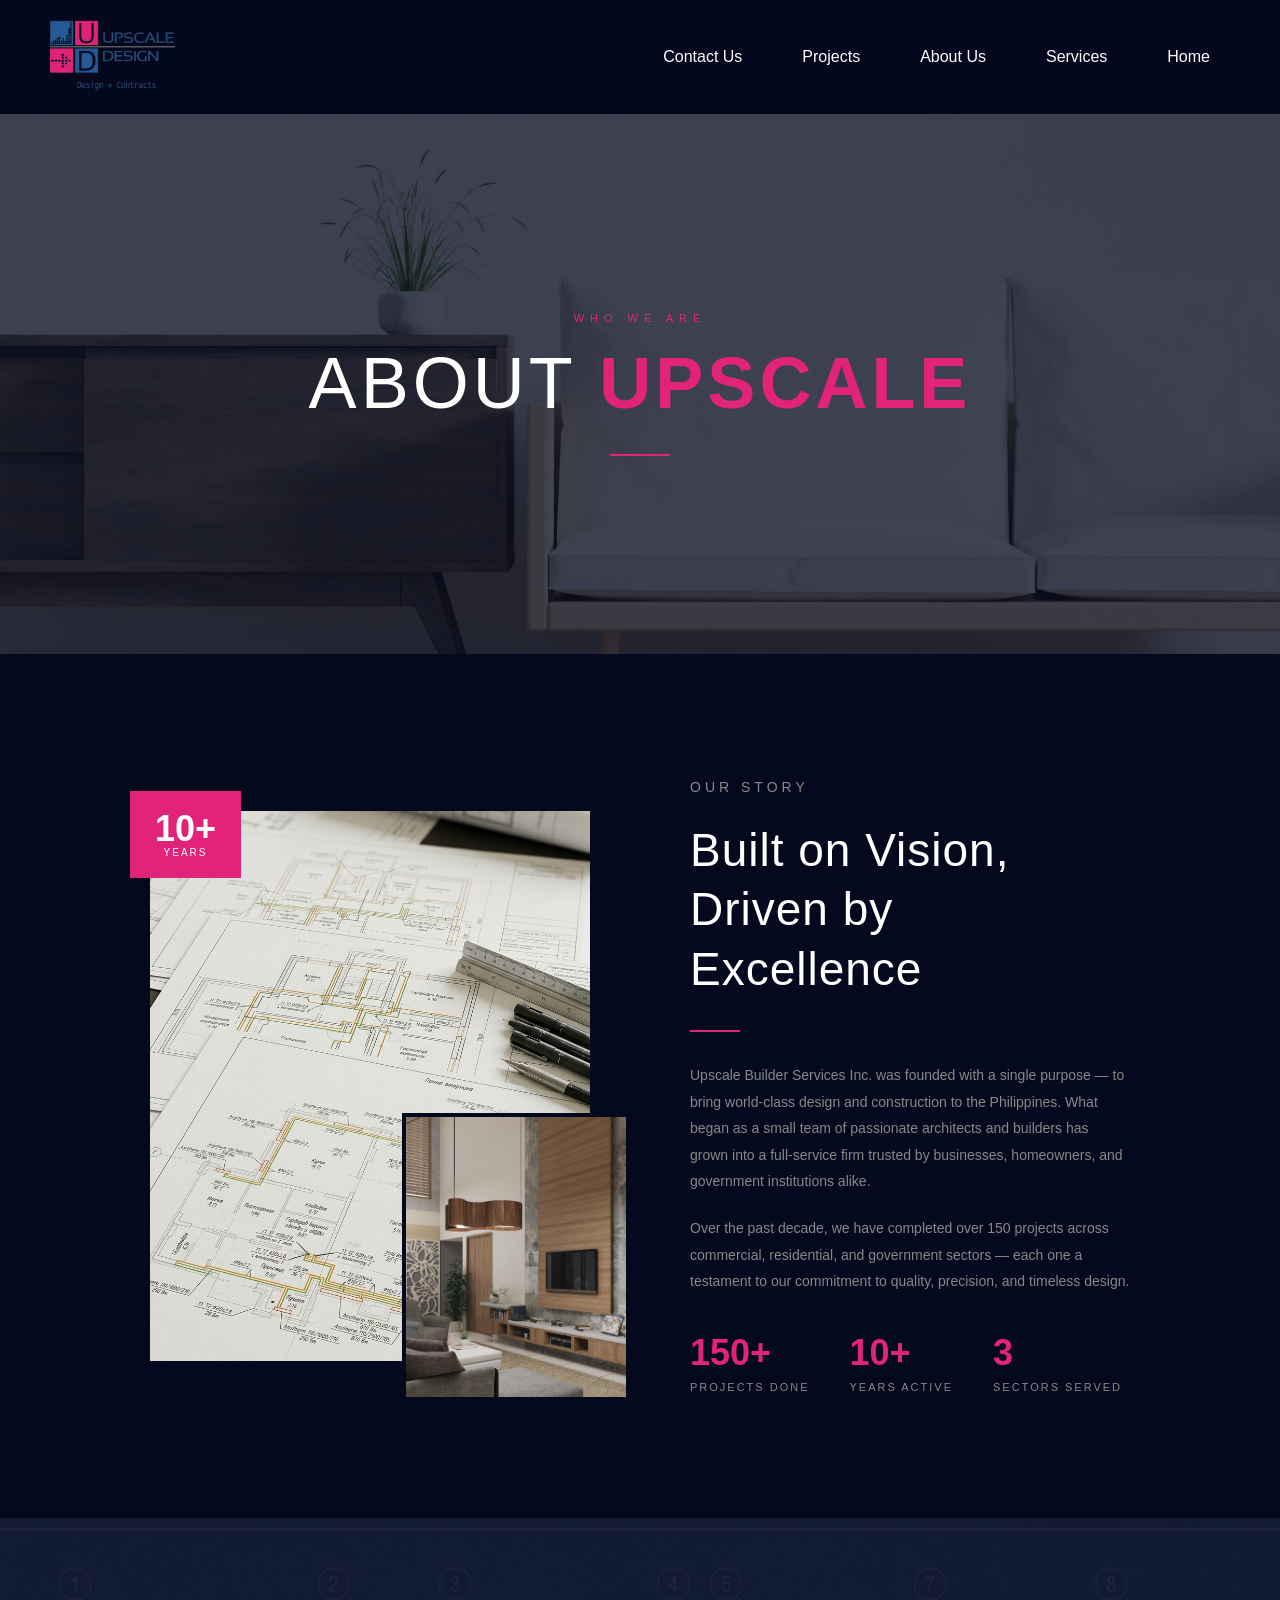
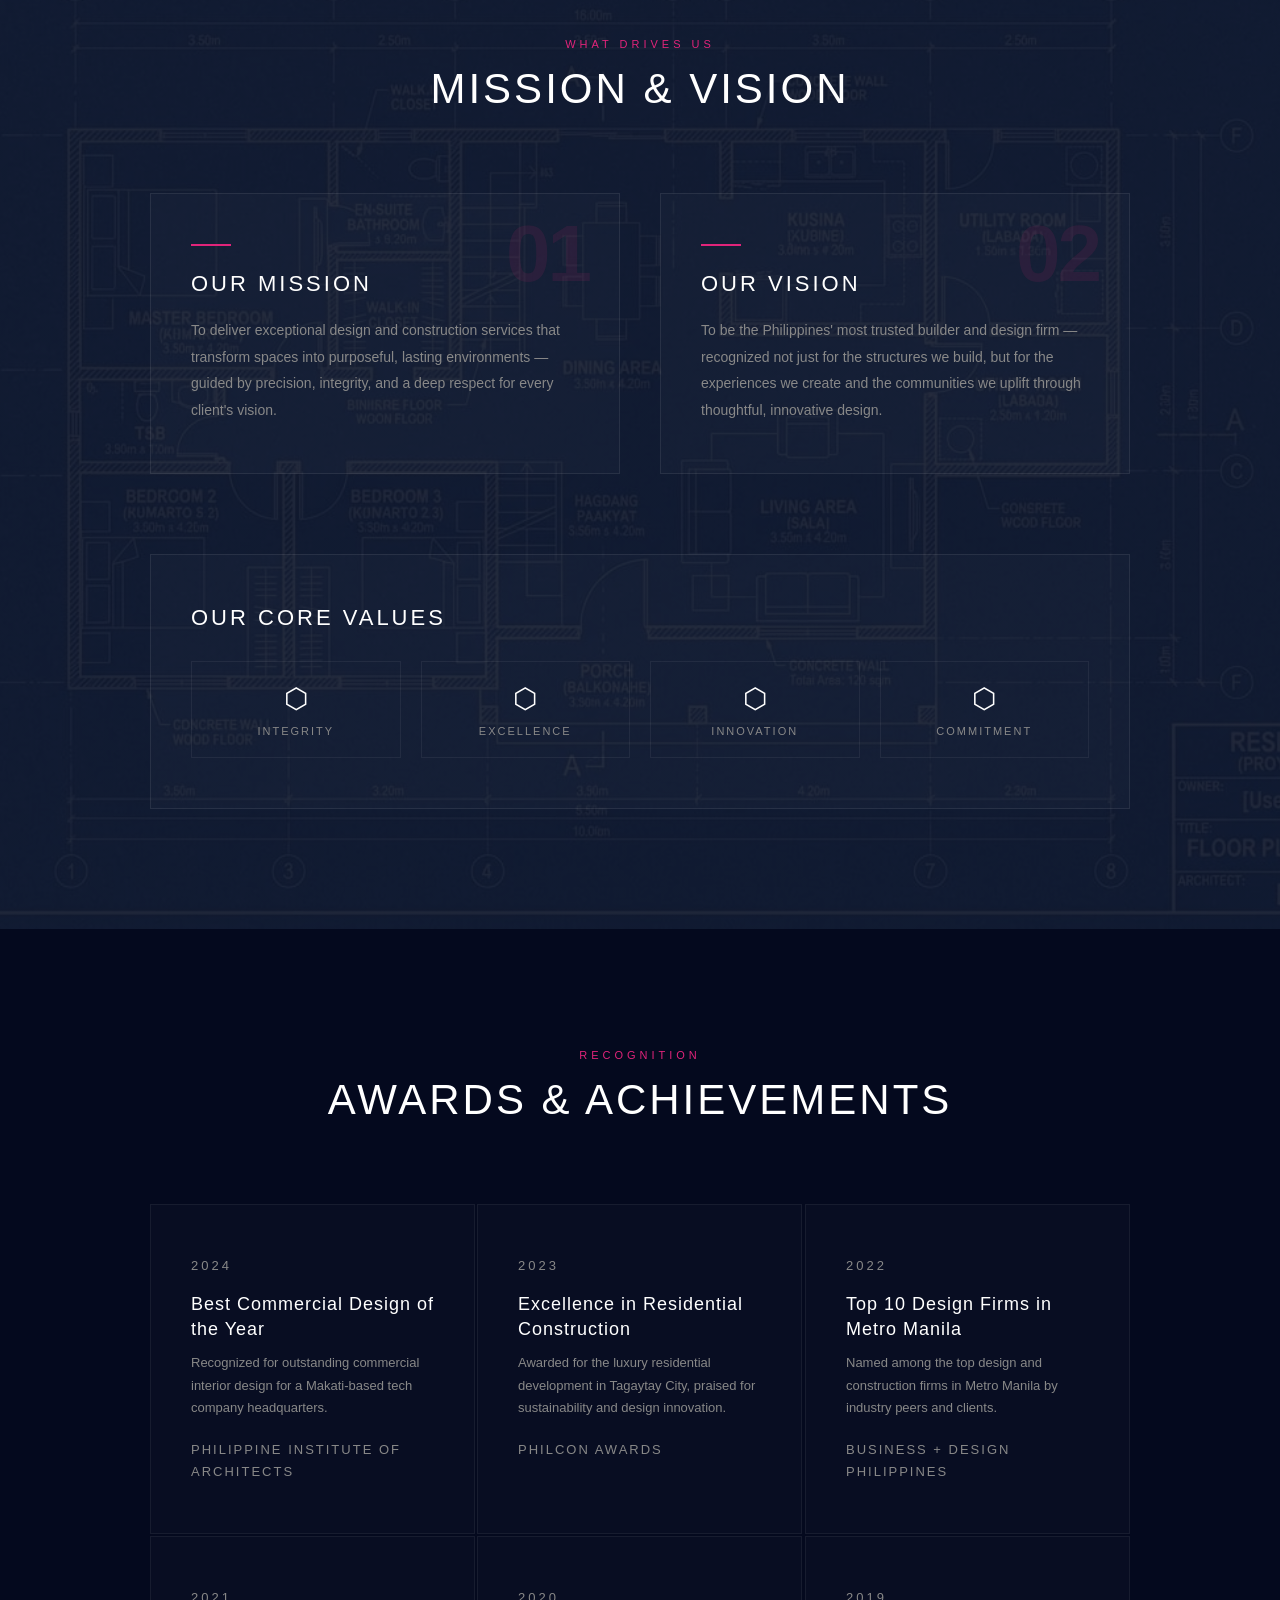
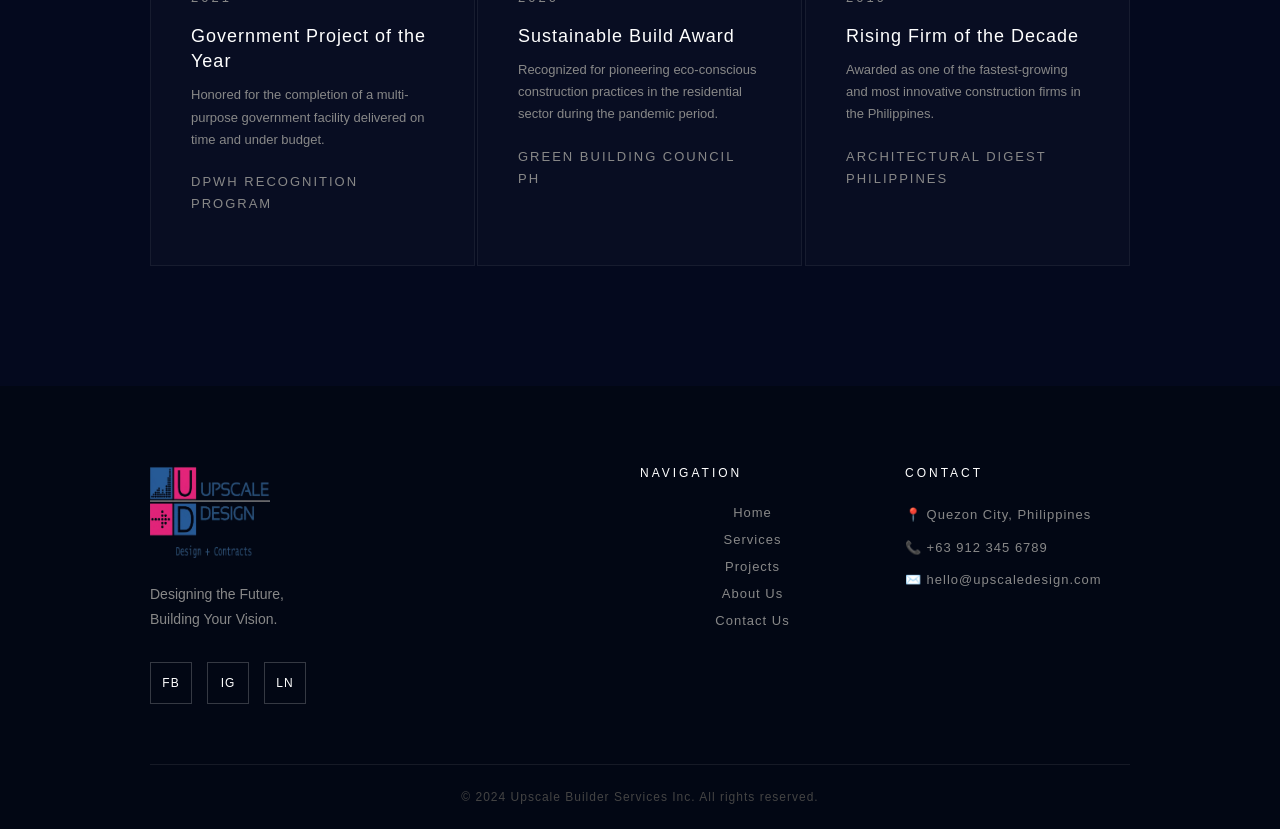
<file: about.html>
<!DOCTYPE html>
<html lang="en">
<head>
    <meta charset="UTF-8">
    <meta name="robots" content="noindex, nofollow">
    <meta name="viewport" content="width=device-width, initial-scale=1.0">
    <title>About Us — Upscale Builder Services Inc.</title>
    <link rel="stylesheet" href="style.css">
    <link rel="stylesheet" href="about.css">
    <link rel="stylesheet" href="https://cdn.jsdelivr.net/npm/swiper@11/swiper-bundle.min.css"/>
</head>
<body class="preload">
    <script>
        history.scrollRestoration = 'manual';
        window.scrollTo(0, 0);
    </script>

    <!-- NAV -->
    <section class="nav-section">
        <nav>
            <a href="index.html"><img src="img/upscale_logo-removebg-preview.png" alt="logo"></a>
            <div class="navlinks" id="navlinks">
                <ul>
                    <li><a href="index.html#contacts">Contact Us</a></li>
                    <li><a href="index.html#projects">Projects</a></li>
                    <li><a href="about.html">About Us</a></li>
                    <li><a href="index.html#services">Services</a></li>
                    <li><a href="index.html">Home</a></li>
                </ul>
            </div>
            <button class="hamburger" id="hamburger">
                <span></span>
                <span></span>
                <span></span>
            </button>
        </nav>
    </section>

    <!-- HERO -->
    <section class="about-hero">
        <div class="about-hero-content">
            <p class="about-hero-label">Who We Are</p>
            <h1>About <span>Upscale</span></h1>
            <div class="about-hero-line"></div>
        </div>
    </section>

    <!-- COMPANY STORY -->
    <section class="story">
        <div class="story-left slide-left">
            <div class="story-year-badge">
                <span>10+</span>
                <p>Years</p>
            </div>
            <img class="story-img-main" src="img/architectural plan.png" alt="Our Story">
            <img class="story-img-accent" src="img/moderncontemp.jpg" alt="Our Work">
        </div>
        <div class="story-right slide-right">
            <p class="story-label">Our Story</p>
            <h2>Built on Vision, <br>Driven by Excellence</h2>
            <div class="story-divider"></div>
            <p>Upscale Builder Services Inc. was founded with a single purpose — to bring world-class design and construction to the Philippines. What began as a small team of passionate architects and builders has grown into a full-service firm trusted by businesses, homeowners, and government institutions alike.</p>
            <p>Over the past decade, we have completed over 150 projects across commercial, residential, and government sectors — each one a testament to our commitment to quality, precision, and timeless design.</p>
            <div class="story-stats">
                <div class="story-stat">
                    <h3>150+</h3>
                    <p>Projects Done</p>
                </div>
                <div class="story-stat">
                    <h3>10+</h3>
                    <p>Years Active</p>
                </div>
                <div class="story-stat">
                    <h3>3</h3>
                    <p>Sectors Served</p>
                </div>
            </div>
        </div>
    </section>

    <!-- MISSION & VISION -->
    <section class="mission-vision">
        <div class="mv-header slide-up">
            <p class="mv-label">What Drives Us</p>
            <h2>Mission & Vision</h2>
        </div>
        <div class="mv-grid">
            <div class="mv-card slide-left">
                <div class="mv-card-number">01</div>
                <div class="mv-icon"></div>
                <h3>Our Mission</h3>
                <p>To deliver exceptional design and construction services that transform spaces into purposeful, lasting environments — guided by precision, integrity, and a deep respect for every client's vision.</p>
            </div>
            <div class="mv-card slide-right">
                <div class="mv-card-number">02</div>
                <div class="mv-icon"></div>
                <h3>Our Vision</h3>
                <p>To be the Philippines' most trusted builder and design firm — recognized not just for the structures we build, but for the experiences we create and the communities we uplift through thoughtful, innovative design.</p>
            </div>
            <div class="mv-values slide-up">
                <h3>Our Core Values</h3>
                <div class="values-list">
                    <div class="value-item">
                        <span>⬡</span>
                        <p>Integrity</p>
                    </div>
                    <div class="value-item">
                        <span>⬡</span>
                        <p>Excellence</p>
                    </div>
                    <div class="value-item">
                        <span>⬡</span>
                        <p>Innovation</p>
                    </div>
                    <div class="value-item">
                        <span>⬡</span>
                        <p>Commitment</p>
                    </div>
                </div>
            </div>
        </div>
    </section>

    <!-- AWARDS -->
    <section class="awards">
        <div class="awards-header slide-up">
            <p class="awards-label">Recognition</p>
            <h2>Awards & Achievements</h2>
        </div>
        <div class="awards-grid">
            <div class="award-card slide-up">
                <p class="award-year">2024</p>
                <h3>Best Commercial Design of the Year</h3>
                <p>Recognized for outstanding commercial interior design for a Makati-based tech company headquarters.</p>
                <p class="award-org">Philippine Institute of Architects</p>
            </div>
            <div class="award-card slide-up">
                <p class="award-year">2023</p>
                <h3>Excellence in Residential Construction</h3>
                <p>Awarded for the luxury residential development in Tagaytay City, praised for sustainability and design innovation.</p>
                <p class="award-org">PHILCON Awards</p>
            </div>
            <div class="award-card slide-up">
                <p class="award-year">2022</p>
                <h3>Top 10 Design Firms in Metro Manila</h3>
                <p>Named among the top design and construction firms in Metro Manila by industry peers and clients.</p>
                <p class="award-org">Business + Design Philippines</p>
            </div>
            <div class="award-card slide-up">
                <p class="award-year">2021</p>
                <h3>Government Project of the Year</h3>
                <p>Honored for the completion of a multi-purpose government facility delivered on time and under budget.</p>
                <p class="award-org">DPWH Recognition Program</p>
            </div>
            <div class="award-card slide-up">
                <p class="award-year">2020</p>
                <h3>Sustainable Build Award</h3>
                <p>Recognized for pioneering eco-conscious construction practices in the residential sector during the pandemic period.</p>
                <p class="award-org">Green Building Council PH</p>
            </div>
            <div class="award-card slide-up">
                <p class="award-year">2019</p>
                <h3>Rising Firm of the Decade</h3>
                <p>Awarded as one of the fastest-growing and most innovative construction firms in the Philippines.</p>
                <p class="award-org">Architectural Digest Philippines</p>
            </div>
        </div>
    </section>

    <!-- FOOTER -->
    <footer class="footer">
        <div class="footer-container">
            <div class="footer-brand">
                <img src="img/upscale_logo-removebg-preview.png" alt="Upscale Design Logo">
                <p class="footer-tagline">Designing the Future,<br>Building Your Vision.</p>
                <div class="footer-socials">
                    <a href="#">FB</a>
                    <a href="#">IG</a>
                    <a href="#">LN</a>
                </div>
            </div>
            <div class="footer-links">
                <h4>Navigation</h4>
                <ul>
                    <li><a href="index.html">Home</a></li>
                    <li><a href="index.html#services">Services</a></li>
                    <li><a href="index.html#projects">Projects</a></li>
                    <li><a href="about.html">About Us</a></li>
                    <li><a href="index.html#contacts">Contact Us</a></li>
                </ul>
            </div>
            <div class="footer-contact">
                <h4>Contact</h4>
                <p>📍 Quezon City, Philippines</p>
                <p>📞 +63 912 345 6789</p>
                <p>✉️ hello@upscaledesign.com</p>
            </div>
        </div>
        <div class="footer-bottom">
            <p>© 2024 Upscale Builder Services Inc. All rights reserved.</p>
        </div>
    </footer>

    <script src="https://cdn.jsdelivr.net/npm/swiper@11/swiper-bundle.min.js"></script>
    <script src="script.js"></script>
</body>
</html>
</file>
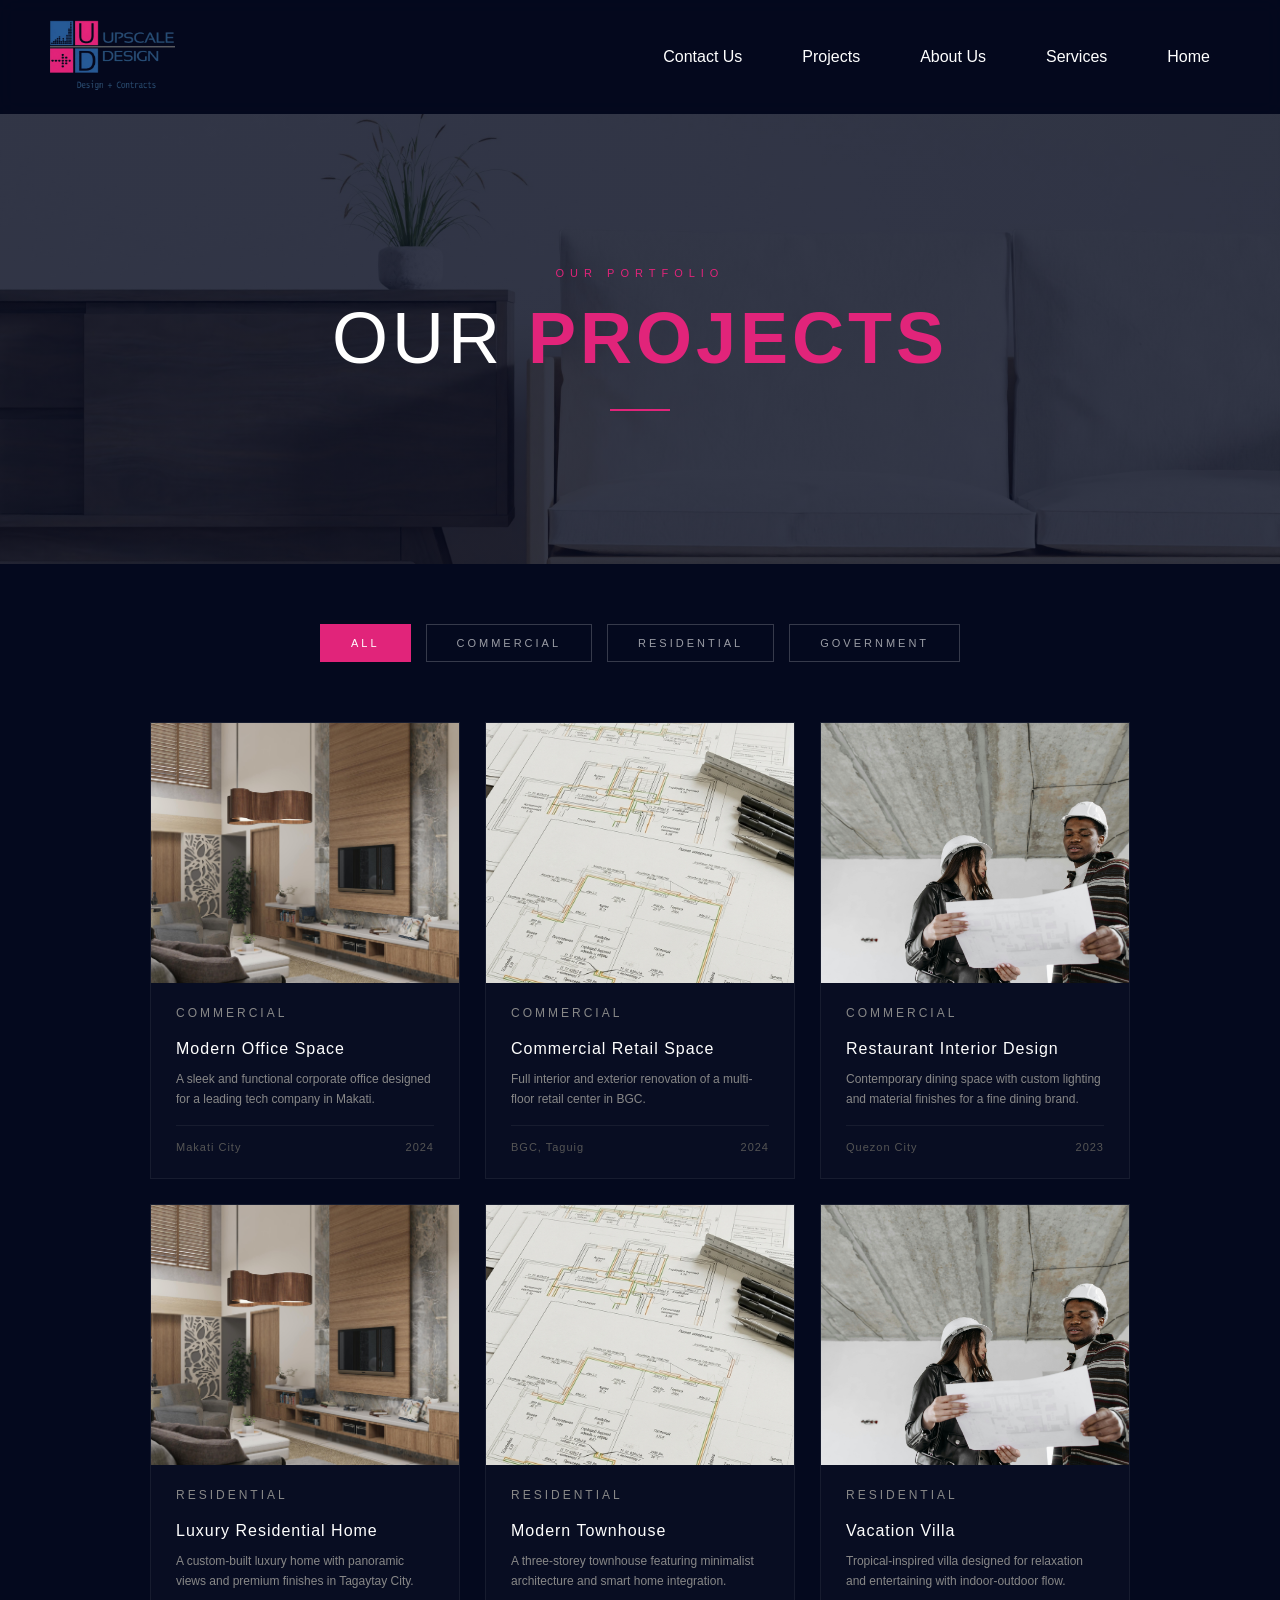
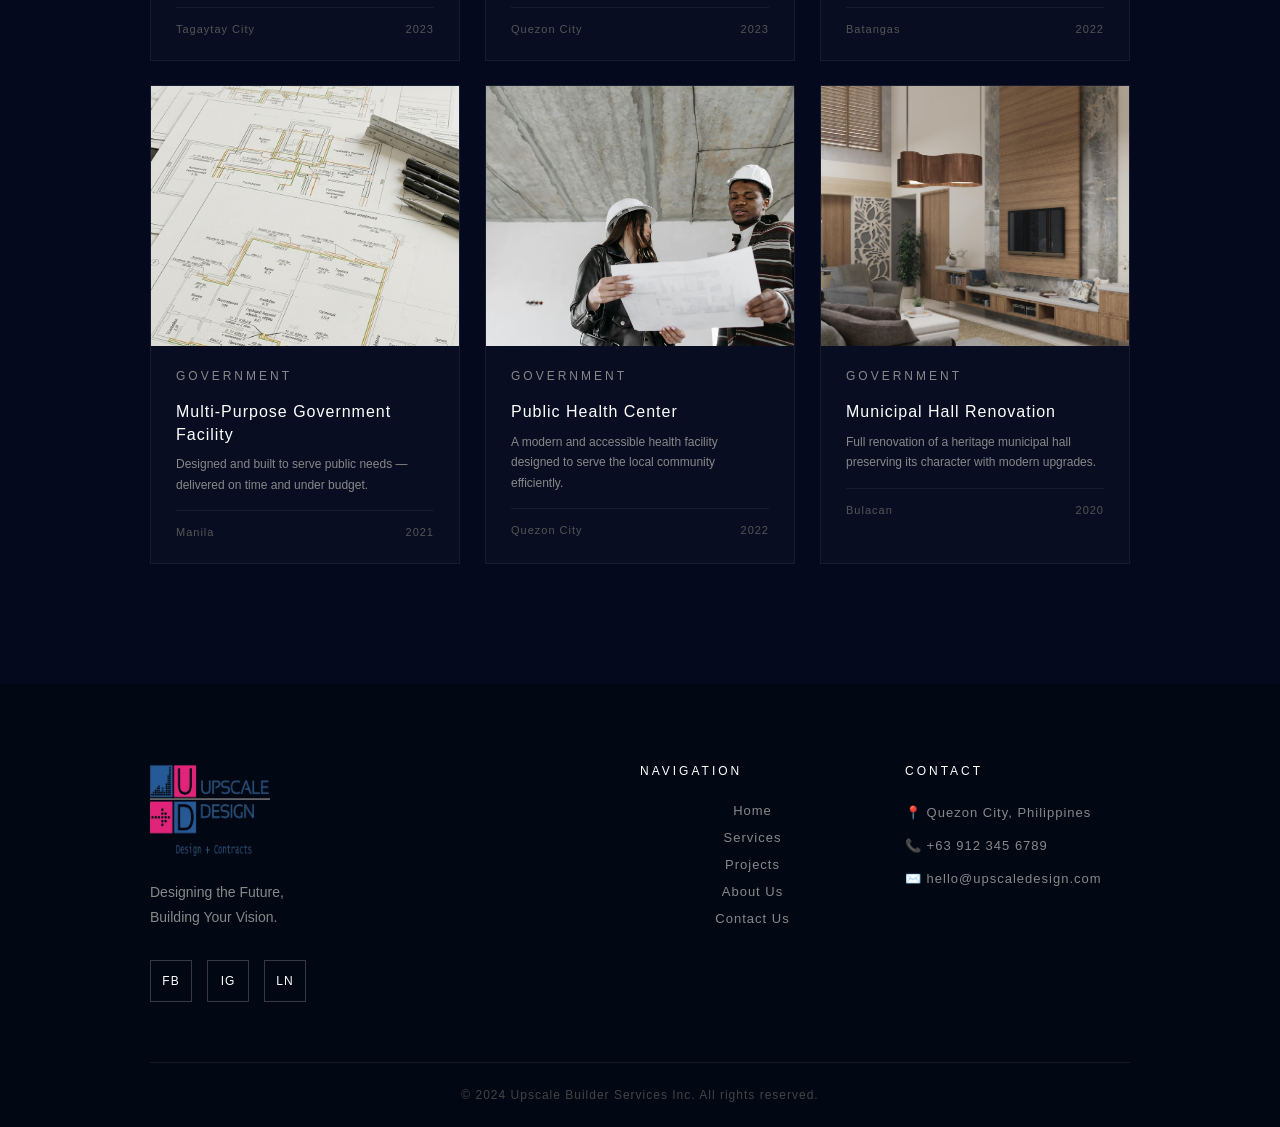
<file: projects.html>
<!DOCTYPE html>
<html lang="en">
<head>
    <meta charset="UTF-8">
    <meta name="robots" content="noindex, nofollow">
    <meta name="viewport" content="width=device-width, initial-scale=1.0">
    <title>Projects — Upscale Builder Services Inc.</title>
    <link rel="stylesheet" href="style.css">
    <link rel="stylesheet" href="projects.css">
    <link rel="stylesheet" href="https://cdn.jsdelivr.net/npm/swiper@11/swiper-bundle.min.css"/>
</head>
<body class="preload">
    <script>
        history.scrollRestoration = 'manual';
        window.scrollTo(0, 0);
    </script>

    <!-- NAV -->
    <section class="nav-section">
        <nav>
            <a href="index.html"><img src="img/upscale_logo-removebg-preview.png" alt="logo"></a>
            <div class="navlinks" id="navlinks">
                <ul>
                    <li><a href="index.html#contacts">Contact Us</a></li>
                    <li><a href="projects.html">Projects</a></li>
                    <li><a href="about.html">About Us</a></li>
                    <li><a href="index.html#services">Services</a></li>
                    <li><a href="index.html">Home</a></li>
                </ul>
            </div>
            <button class="hamburger" id="hamburger">
                <span></span>
                <span></span>
                <span></span>
            </button>
        </nav>
    </section>

    <!-- HERO -->
    <section class="projects-hero">
        <div class="projects-hero-content">
            <p class="projects-hero-label">Our Portfolio</p>
            <h1>Our <span>Projects</span></h1>
            <div class="projects-hero-line"></div>
        </div>
    </section>

    <!-- FILTER -->
    <div class="projects-filter">
        <button class="filter-btn active" data-filter="all">All</button>
        <button class="filter-btn" data-filter="commercial">Commercial</button>
        <button class="filter-btn" data-filter="residential">Residential</button>
        <button class="filter-btn" data-filter="government">Government</button>
    </div>

    <!-- PROJECTS GRID -->
    <section class="projects-section">
        <div class="projects-grid">

            <!-- COMMERCIAL -->
            <div class="project-card-item slide-up" data-category="commercial" data-video="https://www.w3schools.com/html/mov_bbb.mp4" data-title="Modern Office Space">
                <div class="project-thumb">
                    <img src="img/moderncontemp.jpg" alt="Modern Office Space">
                    <div class="project-thumb-overlay">
                        <div class="play-btn">
                            <svg viewBox="0 0 24 24"><polygon points="5,3 19,12 5,21"/></svg>
                        </div>
                    </div>
                </div>
                <div class="project-card-body">
                    <p class="project-card-category">Commercial</p>
                    <h3>Modern Office Space</h3>
                    <p>A sleek and functional corporate office designed for a leading tech company in Makati.</p>
                    <div class="project-card-meta">
                        <span class="project-card-location">Makati City</span>
                        <span class="project-card-year">2024</span>
                    </div>
                </div>
            </div>

            <div class="project-card-item slide-up" data-category="commercial" data-video="https://www.w3schools.com/html/mov_bbb.mp4" data-title="Commercial Retail Space">
                <div class="project-thumb">
                    <img src="img/architectural plan.png" alt="Commercial Retail Space">
                    <div class="project-thumb-overlay">
                        <div class="play-btn">
                            <svg viewBox="0 0 24 24"><polygon points="5,3 19,12 5,21"/></svg>
                        </div>
                    </div>
                </div>
                <div class="project-card-body">
                    <p class="project-card-category">Commercial</p>
                    <h3>Commercial Retail Space</h3>
                    <p>Full interior and exterior renovation of a multi-floor retail center in BGC.</p>
                    <div class="project-card-meta">
                        <span class="project-card-location">BGC, Taguig</span>
                        <span class="project-card-year">2024</span>
                    </div>
                </div>
            </div>

            <div class="project-card-item slide-up" data-category="commercial" data-video="https://www.w3schools.com/html/mov_bbb.mp4" data-title="Restaurant Interior">
                <div class="project-thumb">
                    <img src="img/project management.jpg" alt="Restaurant Interior">
                    <div class="project-thumb-overlay">
                        <div class="play-btn">
                            <svg viewBox="0 0 24 24"><polygon points="5,3 19,12 5,21"/></svg>
                        </div>
                    </div>
                </div>
                <div class="project-card-body">
                    <p class="project-card-category">Commercial</p>
                    <h3>Restaurant Interior Design</h3>
                    <p>Contemporary dining space with custom lighting and material finishes for a fine dining brand.</p>
                    <div class="project-card-meta">
                        <span class="project-card-location">Quezon City</span>
                        <span class="project-card-year">2023</span>
                    </div>
                </div>
            </div>

            <!-- RESIDENTIAL -->
            <div class="project-card-item slide-up" data-category="residential" data-video="https://www.w3schools.com/html/mov_bbb.mp4" data-title="Luxury Residential Home">
                <div class="project-thumb">
                    <img src="img/moderncontemp.jpg" alt="Luxury Residential Home">
                    <div class="project-thumb-overlay">
                        <div class="play-btn">
                            <svg viewBox="0 0 24 24"><polygon points="5,3 19,12 5,21"/></svg>
                        </div>
                    </div>
                </div>
                <div class="project-card-body">
                    <p class="project-card-category">Residential</p>
                    <h3>Luxury Residential Home</h3>
                    <p>A custom-built luxury home with panoramic views and premium finishes in Tagaytay City.</p>
                    <div class="project-card-meta">
                        <span class="project-card-location">Tagaytay City</span>
                        <span class="project-card-year">2023</span>
                    </div>
                </div>
            </div>

            <div class="project-card-item slide-up" data-category="residential" data-video="https://www.w3schools.com/html/mov_bbb.mp4" data-title="Modern Townhouse">
                <div class="project-thumb">
                    <img src="img/architectural plan.png" alt="Modern Townhouse">
                    <div class="project-thumb-overlay">
                        <div class="play-btn">
                            <svg viewBox="0 0 24 24"><polygon points="5,3 19,12 5,21"/></svg>
                        </div>
                    </div>
                </div>
                <div class="project-card-body">
                    <p class="project-card-category">Residential</p>
                    <h3>Modern Townhouse</h3>
                    <p>A three-storey townhouse featuring minimalist architecture and smart home integration.</p>
                    <div class="project-card-meta">
                        <span class="project-card-location">Quezon City</span>
                        <span class="project-card-year">2023</span>
                    </div>
                </div>
            </div>

            <div class="project-card-item slide-up" data-category="residential" data-video="https://www.w3schools.com/html/mov_bbb.mp4" data-title="Vacation Villa">
                <div class="project-thumb">
                    <img src="img/project management.jpg" alt="Vacation Villa">
                    <div class="project-thumb-overlay">
                        <div class="play-btn">
                            <svg viewBox="0 0 24 24"><polygon points="5,3 19,12 5,21"/></svg>
                        </div>
                    </div>
                </div>
                <div class="project-card-body">
                    <p class="project-card-category">Residential</p>
                    <h3>Vacation Villa</h3>
                    <p>Tropical-inspired villa designed for relaxation and entertaining with indoor-outdoor flow.</p>
                    <div class="project-card-meta">
                        <span class="project-card-location">Batangas</span>
                        <span class="project-card-year">2022</span>
                    </div>
                </div>
            </div>

            <!-- GOVERNMENT -->
            <div class="project-card-item slide-up" data-category="government" data-video="https://www.w3schools.com/html/mov_bbb.mp4" data-title="Government Facility">
                <div class="project-thumb">
                    <img src="img/architectural plan.png" alt="Government Facility">
                    <div class="project-thumb-overlay">
                        <div class="play-btn">
                            <svg viewBox="0 0 24 24"><polygon points="5,3 19,12 5,21"/></svg>
                        </div>
                    </div>
                </div>
                <div class="project-card-body">
                    <p class="project-card-category">Government</p>
                    <h3>Multi-Purpose Government Facility</h3>
                    <p>Designed and built to serve public needs — delivered on time and under budget.</p>
                    <div class="project-card-meta">
                        <span class="project-card-location">Manila</span>
                        <span class="project-card-year">2021</span>
                    </div>
                </div>
            </div>

            <div class="project-card-item slide-up" data-category="government" data-video="https://www.w3schools.com/html/mov_bbb.mp4" data-title="Public Health Center">
                <div class="project-thumb">
                    <img src="img/project management.jpg" alt="Public Health Center">
                    <div class="project-thumb-overlay">
                        <div class="play-btn">
                            <svg viewBox="0 0 24 24"><polygon points="5,3 19,12 5,21"/></svg>
                        </div>
                    </div>
                </div>
                <div class="project-card-body">
                    <p class="project-card-category">Government</p>
                    <h3>Public Health Center</h3>
                    <p>A modern and accessible health facility designed to serve the local community efficiently.</p>
                    <div class="project-card-meta">
                        <span class="project-card-location">Quezon City</span>
                        <span class="project-card-year">2022</span>
                    </div>
                </div>
            </div>

            <div class="project-card-item slide-up" data-category="government" data-video="https://www.w3schools.com/html/mov_bbb.mp4" data-title="Municipal Hall Renovation">
                <div class="project-thumb">
                    <img src="img/moderncontemp.jpg" alt="Municipal Hall">
                    <div class="project-thumb-overlay">
                        <div class="play-btn">
                            <svg viewBox="0 0 24 24"><polygon points="5,3 19,12 5,21"/></svg>
                        </div>
                    </div>
                </div>
                <div class="project-card-body">
                    <p class="project-card-category">Government</p>
                    <h3>Municipal Hall Renovation</h3>
                    <p>Full renovation of a heritage municipal hall preserving its character with modern upgrades.</p>
                    <div class="project-card-meta">
                        <span class="project-card-location">Bulacan</span>
                        <span class="project-card-year">2020</span>
                    </div>
                </div>
            </div>

        </div>
    </section>

    <!-- VIDEO MODAL -->
    <div class="video-modal" id="videoModal">
        <div class="video-modal-inner">
            <button class="video-modal-close" id="modalClose">✕ &nbsp; Close</button>
            <video id="modalVideo" controls></video>
            <p class="video-modal-title" id="modalTitle"></p>
        </div>
    </div>

    <!-- FOOTER -->
    <footer class="footer">
        <div class="footer-container">
            <div class="footer-brand">
                <img src="img/upscale_logo-removebg-preview.png" alt="Upscale Design Logo">
                <p class="footer-tagline">Designing the Future,<br>Building Your Vision.</p>
                <div class="footer-socials">
                    <a href="#">FB</a>
                    <a href="#">IG</a>
                    <a href="#">LN</a>
                </div>
            </div>
            <div class="footer-links">
                <h4>Navigation</h4>
                <ul>
                    <li><a href="index.html">Home</a></li>
                    <li><a href="index.html#services">Services</a></li>
                    <li><a href="projects.html">Projects</a></li>
                    <li><a href="about.html">About Us</a></li>
                    <li><a href="index.html#contacts">Contact Us</a></li>
                </ul>
            </div>
            <div class="footer-contact">
                <h4>Contact</h4>
                <p>📍 Quezon City, Philippines</p>
                <p>📞 +63 912 345 6789</p>
                <p>✉️ hello@upscaledesign.com</p>
            </div>
        </div>
        <div class="footer-bottom">
            <p>© 2024 Upscale Builder Services Inc. All rights reserved.</p>
        </div>
    </footer>

    <script src="https://cdn.jsdelivr.net/npm/swiper@11/swiper-bundle.min.js"></script>
    <script src="script.js"></script>
    <script>
        // FILTER
        const filterBtns = document.querySelectorAll('.filter-btn');
        const projectCards = document.querySelectorAll('.project-card-item');

        filterBtns.forEach(btn => {
            btn.addEventListener('click', () => {
                filterBtns.forEach(b => b.classList.remove('active'));
                btn.classList.add('active');

                const filter = btn.dataset.filter;

                projectCards.forEach(card => {
                    if (filter === 'all' || card.dataset.category === filter) {
                        card.classList.remove('hidden');
                    } else {
                        card.classList.add('hidden');
                    }
                });
            });
        });

        // VIDEO MODAL
        const modal = document.getElementById('videoModal');
        const modalVideo = document.getElementById('modalVideo');
        const modalTitle = document.getElementById('modalTitle');
        const modalClose = document.getElementById('modalClose');

        projectCards.forEach(card => {
            card.addEventListener('click', () => {
                const videoSrc = card.dataset.video;
                const title = card.dataset.title;
                modalVideo.src = videoSrc;
                modalTitle.textContent = title;
                modal.classList.add('open');
                modalVideo.play();
            });
        });

        modalClose.addEventListener('click', () => {
            modal.classList.remove('open');
            modalVideo.pause();
            modalVideo.src = '';
        });

        modal.addEventListener('click', (e) => {
            if (e.target === modal) {
                modal.classList.remove('open');
                modalVideo.pause();
                modalVideo.src = '';
            }
        });

        document.addEventListener('keydown', (e) => {
            if (e.key === 'Escape') {
                modal.classList.remove('open');
                modalVideo.pause();
                modalVideo.src = '';
            }
        });
    </script>
</body>
</html>
</file>
<file: style.css>
html {
    scroll-behavior: smooth;
}

* {
    margin: 0;
    padding: 0;
    font-family: 'Poppins', sans-serif;
}

body {
    background-color: #04091e;
    overflow-x: hidden;
}

/* NAV */
.nav-section {
    position: sticky;
    top: 0;
    background-color: rgba(4, 9, 30, 0.75);
    z-index: 999;
    backdrop-filter: blur(10px);
}

nav {
    display: flex;
    justify-content: space-between;
    align-items: center;
    padding: 0 50px;
}

nav img {
    width: 125px;
    height: 70px;
    margin: 20px 0;
}

ul {
    list-style: none;
    display: flex;
    gap: 20px;
    margin: 0;
    padding: 0;
    justify-content: flex-end;
    width: 100%;
    transition: all 0.5s ease;
}

li a {
    display: block;
    color: white;
    text-align: center;
    padding: 14px 20px;
    text-decoration: none;
    opacity: 0;
    transform: translateY(20px);
    animation: faderight 0.8s ease forwards;
    animation-delay: 0.5s;
}

li a:hover {
    color: #e1247a;
    opacity: 0.6;
    transition: all 0.3s ease;
}

/* HAMBURGER */
.hamburger {
    display: none;
    flex-direction: column;
    gap: 5px;
    background: none;
    border: none;
    cursor: pointer;
    z-index: 1000;
    padding: 5px;
}

.hamburger span {
    width: 25px;
    height: 3px;
    background-color: #fff;
    transition: all 0.3s ease;
    display: block;
}

.hamburger.open span:nth-child(1) {
    transform: translateY(7px) rotate(45deg);
}

.hamburger.open span:nth-child(2) {
    opacity: 0;
}

.hamburger.open span:nth-child(3) {
    transform: translateY(-7px) rotate(-45deg);
}

/* HERO */
.header {
    min-height: 100vh;
    width: 100%;
    background-image: linear-gradient(rgba(4, 9, 30, 0.7), rgba(4, 9, 30, 0.7)),
        url("img/header.jpg");
    background-position: center;
    background-size: cover;
    position: relative;
    overflow: hidden;
}

.parallax-bg {
    position: relative;
    width: 100%;
    height: 100vh;
    will-change: transform;
}

body.preload .parallax-bg {
    transform: translateY(0px) !important;
}

.text-box {
    width: 50%;
    color: white;
    position: absolute;
    top: 50%;
    left: 50%;
    transform: translate(-50%, -50%);
    text-align: center;
    line-height: 1;
    display: flex;
    flex-direction: column;
    align-items: center;
}

.text-box h1 {
    font-size: 65px;
    font-weight: 150;
    opacity: 0;
    transform: translateY(30px);
    animation: fadeUp 0.8s ease forwards;
    padding: 0 0 10px 0;
}

.text-box p {
    font-size: 25px;
    margin: 20px 0;
    padding-bottom: 20px;
    opacity: 0;
    line-height: 1.5;
    transform: translateY(30px);
    animation: fadeUp 0.8s ease forwards;
    animation-delay: 0.3s;
}

.hiro-btn {
    display: inline-block;
    text-decoration: none;
    color: #fff;
    border: 1px solid #fff;
    padding: 20px 45px;
    font-size: 20px;
    background: transparent;
    cursor: pointer;
    opacity: 0;
    transform: translateY(20px);
    animation: fadeUp 0.5s ease forwards;
    animation-delay: 0.5s;
}

.hiro-btn:hover {
    background: #e1247a;
    color: #ffffff;
    transition: 0.3s;
}

/* ANIMATIONS */
@keyframes fadeUp {
    from { opacity: 0; transform: translateY(30px); }
    to { opacity: 1; transform: translateY(0); }
}

@keyframes faderight {
    from { opacity: 0; transform: translateX(20px); }
    to { opacity: 1; transform: translateX(0); }
}

@keyframes fadeLeft {
    from { opacity: 0; transform: translateX(-20px); }
    to { opacity: 1; transform: translateX(0); }
}

a img {
    transform: translateX(20px);
    opacity: 0;
    animation: fadeLeft 0.8s ease forwards;
    animation-delay: 0.3s;
}

/* SLIDE ANIMATIONS */
.slide-up {
    opacity: 0;
    transform: translateY(40px);
    transition: opacity 0.8s ease, transform 0.8s ease;
    will-change: opacity, transform;
}

.slide-up.visible {
    opacity: 1;
    transform: translateY(0);
}

.slide-left {
    opacity: 0;
    transform: translateX(-80px);
    transition: opacity 1s cubic-bezier(0.25, 0.46, 0.45, 0.94), 
                transform 1s cubic-bezier(0.25, 0.46, 0.45, 0.94);
    will-change: opacity, transform;
}

.slide-right {
    opacity: 0;
    transform: translateX(80px);
    transition: opacity 1s cubic-bezier(0.25, 0.46, 0.45, 0.94),
                transform 1s cubic-bezier(0.25, 0.46, 0.45, 0.94);
    will-change: opacity, transform;
}

.slide-left.visible,
.slide-right.visible {
    opacity: 1;
    transform: translateX(0);
}

/* CRAFT SECTION */
.craft {
    min-height: 100vh;
    background-color: #04091e;
    display: flex;
    align-items: center;
    justify-content: center;
    padding: 150px;
    overflow: hidden;
}

.craft-content {
    max-width: 900px;
    text-align: left;
    will-change: transform;
    opacity: 0;
    transform: translateX(-80px);
    transition: opacity 0.8s ease, transform 0.8s ease;
    padding-right: 500px;
}

.craft-content.visible {
    opacity: 1;
    transform: translateX(0);
}

.craft-label {
    font-size: 20px;
    color: #e1247a;
    text-transform: uppercase;
    letter-spacing: 4px;
    margin-bottom: 30px;
}

.craft-content h2 {
    font-size: 52px;
    font-weight: 300;
    color: #fff;
    line-height: 1.5;
    margin-bottom: 20px;
    letter-spacing: 1px;
}

.craft-desc {
    font-size: 16px;
    font-weight: 300;
    color: #ffffff;
    line-height: 1.9;
    max-width: 650px;
    margin: 0 auto;
    padding-right: 300px ;
}

/* SERVICES SECTION */
.services {
    padding: 80px 150px 200px 150px;
    background-image: linear-gradient(rgba(4, 9, 30, 0.75), rgba(4, 9, 30, 0.75)),
        url("img/blueprint.jpg");
    background-position: center center;
    background-size: cover;
    background-attachment: scroll;
    color: #fff;
}

.services h2 {
    font-size: 36px;
    font-weight: 400;
    margin-bottom: 10px;
    letter-spacing: 2px;
    text-transform: uppercase;
    text-align: center;
}

.services > h3 {
    margin-top: 0;
    padding-bottom: 40px;
    font-size: 28px;
    font-weight: 200;
    margin-bottom: 20px;
    letter-spacing: 2px;
    text-align: center;
}

.service-container {
    display: grid;
    grid-template-columns: 1fr 1fr;
    gap: 30px 40px;
}

.service-card {
    position: relative;
    overflow: hidden;
    cursor: pointer;
    align-self: start;
}

.service-card:nth-child(2) {
    margin-top: 80px;
}

.service-card:nth-child(1) img { height: 800px; }
.service-card:nth-child(2) img { height: 500px; }
.service-card:nth-child(4) img { height: 500px; }

.service-card:nth-child(4) {
    margin-top: 0;
    align-self: start;
}

.service-card img {
    width: 100%;
    object-fit: cover;
    display: block;
    transition: transform 0.5s ease;
}

.service-card:hover img {
    transform: scale(1.05);
}

.service-overlay {
    position: absolute;
    padding: 15px 20px;
    bottom: 0;
    left: 0;
    width: 100%;
    background-color: rgba(4, 9, 30, 0.85);
    color: #fff;
    transform: translateY(100%);
    transition: transform 0.5s ease;
    text-align: left;
}

.service-card:hover .service-overlay {
    transform: translateY(0);
}

.service-overlay h3 {
    font-size: 14px;
    font-weight: 400;
    letter-spacing: 1px;
    margin-bottom: 5px;
    color: #fff;
}

.service-overlay p {
    font-size: 12px;
    color: #ccc;
    line-height: 1.5;
}

.service-text {
    display: flex;
    flex-direction: column;
    justify-content: center;
    padding: 40px;
    align-self: center;
}

.service-text h3 {
    font-size: 32px;
    font-weight: 300;
    color: #fff;
    line-height: 1.4;
    letter-spacing: 1px;
    margin-bottom: 20px;
    text-align: left;
}

.service-text p {
    font-size: 14px;
    font-weight: 300;
    color: #888;
    line-height: 1.9;
    text-align: left;
}

/* steps */
.steps {
    position: relative;
    height: auto;
}

.step {
    position: sticky;
    top: 0;
    height: 100vh;
    display: flex;
    align-items: center;
    justify-content: center;
    overflow: hidden;
}

.step:nth-child(1) {
    background-color: #04091e;
    z-index: 1;
}

.step:nth-child(2) {
    background-color: #0a1128;
    z-index: 2;
}

.step:nth-child(3) {
    background-color: #0f1a35;
    z-index: 3;
}

.step-content {
    max-width: 700px;
    text-align: center;
    color: #fff;
    padding: 40px;
}

.step-number {
    font-size: 120px;
    font-weight: 700;
    color: rgba(225, 36, 122, 75);
    line-height: 1;
    display: block;
    margin-bottom: 20px;
    letter-spacing: -5px;
}

.step-content h2 {
    font-size: 48px;
    font-weight: 300;
    letter-spacing: 3px;
    text-transform: uppercase;
    margin-bottom: 20px;
    color: #fff;
}

.step-content p {
    font-size: 16px;
    font-weight: 300;
    color: #888;
    line-height: 1.9;
    max-width: 500px;
    margin: 0 auto;
}

.step-line {
    width: 700px;
    height: 2px;
    background-color: #e1247a;
    margin: 0 auto 25px auto;
}

/* PORTFOLIO SECTION */
.portfolio {
    padding: 80px 150px;
    background-color: rgba(4, 9, 30, 0.9);
    color: #fff;
}

.portfolio-header {
    text-align: center;
    margin-bottom: 50px;
}

.portfolio-label {
    font-size: 15px;
    color: #e1247a;
    text-transform: uppercase;
    letter-spacing: 4px;
    margin-bottom: 15px;
}

.portfolio-header h2 {
    font-size: 36px;
    font-weight: 400;
    letter-spacing: 3px;
    text-transform: uppercase;
    margin-bottom: 10px;
}

.portfolio-desc {
    font-size: 14px;
    color: #888;
    font-weight: 300;
    letter-spacing: 1px;
}

.project-container {
    display: grid;
    grid-template-columns: repeat(3, 1fr);
    gap: 20px;
    margin-bottom: 50px;
}

.project-video-container {
    position: relative;
    width: 100%;
    height: 80vh;
    overflow: hidden;
}

.project-video-container video {
    width: 100%;
    height: 100%;
    object-fit: cover;
    display: block;
}

.project-card {
    position: relative;
    overflow: hidden;
    cursor: pointer;
}

.project-thumbnail {
    overflow: hidden;
}

.project-thumbnail img {
    width: 100%;
    height: 300px;
    object-fit: cover;
    display: block;
    transition: transform 0.5s ease;
}

.project-card:hover .project-thumbnail img {
    transform: scale(1.05);
}

.project-info {
    padding: 15px 0;
}

.project-info h3 {
    font-size: 14px;
    font-weight: 400;
    letter-spacing: 1px;
    color: #fff;
}

.project-info p {
    font-size: 12px;
    color: #888;
    margin-top: 5px;
}

.portfolio-footer {
    text-align: center;
    margin-top: 50px;
}

.view-all-btn {
    display: inline-block;
    text-decoration: none;
    color: #fff;
    border: 1px solid #fff;
    padding: 14px 40px;
    font-size: 12px;
    letter-spacing: 3px;
    text-transform: uppercase;
    transition: all 0.3s ease;
}

.view-all-btn:hover {
    background: #e1247a;
    color: #fff;
}

/* TESTIMONIAL SECTION */
.testimonial {
    padding: 80px 150px;
    background-color: #04091e;
    color: #fff;
    text-align: center;
    overflow: visible;
}

.testimonial-header {
    margin-bottom: 50px;
}

.testimonial-label {
    font-size: 11px;
    color: #e1247a;
    text-transform: uppercase;
    letter-spacing: 4px;
    margin-bottom: 15px;
}

.testimonial-header h2 {
    font-size: 36px;
    font-weight: 300;
    letter-spacing: 3px;
    text-transform: uppercase;
}

.testimonial-item {
    display: flex;
    align-items: center;
    gap: 50px;
    padding: 40px 60px;
    background: rgba(255, 255, 255, 0.03);
    border: 1px solid rgba(255, 255, 255, 0.08);
    text-align: left;
}

.testimonial-speaker {
    flex-shrink: 0;
}

.testimonial-speaker img {
    width: 150px;
    height: 150px;
    border-radius: 50%;
    object-fit: cover;
    border: 2px solid #e1247a;
}

.testimonial-body {
    flex: 1;
}

.testimonial-quote {
    font-size: 18px;
    font-weight: 300;
    line-height: 1.9;
    color: #ccc;
    margin-bottom: 20px;
    font-style: italic;
}
.testimonial-item h4 {
    font-size: 14px;
    font-weight: 400;
    letter-spacing: 2px;
    color: #fff;
    margin-bottom: 5px;
}

.testimonial-role {
    font-size: 12px;
    color: #e1247a;
    letter-spacing: 1px;
}   

.swiper-button-prev,
.swiper-button-next {
    color: #e1247a;
}

.swiper-pagination-bullet {
    background: #fff;
    opacity: 0.4;
}

.swiper-pagination-bullet-active {
    background: #e1247a;
    opacity: 1;
}

.testimonial-swiper {
    position: relative;
    width: 100%;
    padding: 0 60px;
    box-sizing: border-box;
}

.testimonial-swiper .swiper-button-prev {
    left: 0;
    top: 50%;
    transform: translateY(50%);
}

.testimonial-swiper .swiper-button-next {
    right: 0;
    top: 50%;
    transform: translateY(50%);
}

.testimonial-swiper .swiper-pagination {
    bottom: -30px;
}

/* CONTACT SECTION */
.contact {
    padding: 80px 150px;
    background-color: #04091e;
    color: #fff;
}

.contact-container {
    display: grid;
    grid-template-columns: 1fr 1fr;
    gap: 80px;
    align-items: center;
}

.contact-left {
    display: flex;
    flex-direction: column;
}

.contact-label {
    font-size: 11px;
    color: #e1247a;
    text-transform: uppercase;
    letter-spacing: 4px;
    margin-bottom: 20px;
}

.contact-left h2 {
    font-size: 42px;
    font-weight: 300;
    letter-spacing: 2px;
    line-height: 1.3;
    margin-bottom: 20px;
}

.contact-desc {
    font-size: 14px;
    font-weight: 300;
    color: #888;
    line-height: 1.9;
    margin-bottom: 40px;
}

.contact-details {
    display: flex;
    flex-direction: column;
    gap: 15px;
}

.contact-details p {
    font-size: 13px;
    color: #ccc;
    letter-spacing: 1px;
}

.contact-right form {
    display: flex;
    flex-direction: column;
    gap: 15px;
}

.contact-right input,
.contact-right textarea {
    background: rgba(255, 255, 255, 0.05);
    border: 1px solid rgba(255, 255, 255, 0.1);
    color: #fff;
    padding: 15px 20px;
    font-size: 13px;
    font-family: 'Poppins', sans-serif;
    outline: none;
    transition: border 0.3s ease;
}

.contact-right input:focus,
.contact-right textarea:focus {
    border-color: #e1247a;
}

.contact-right textarea {
    height: 150px;
    resize: none;
}

.contact-right button {
    background: transparent;
    border: 1px solid #fff;
    color: #fff;
    padding: 15px 40px;
    font-size: 12px;
    font-family: 'Poppins', sans-serif;
    letter-spacing: 3px;
    text-transform: uppercase;
    cursor: pointer;
    transition: all 0.3s ease;
    align-self: flex-start;
}

.contact-right button:hover {
    background: #e1247a;
    border-color: #e1247a;
}

/* FOOTER */

.footer {
    background-color: #020714;
    color: #fff;
    padding: 80px 150px 0 150px;
}

.footer-container {
    display: grid;
    grid-template-columns: 2fr 1fr 1fr;
    gap: 40px;
    padding-bottom: 60px;
    border-bottom: 1px solid rgba(255, 255, 255, 0.08);
    align-items: start;
}

.footer-brand img {
    width: 120px;
    height: auto;
    margin-bottom: 20px;
}

.footer-tagline {
    font-size: 14px;
    font-weight: 300;
    color: #888;
    line-height: 1.8;
    margin-bottom: 30px;
}

.footer-socials {
    display: flex;
    gap: 15px;
}

.footer-socials a {
    display: flex;
    align-items: center;
    justify-content: center;
    width: 40px;
    height: 40px;
    border: 1px solid rgba(255, 255, 255, 0.2);
    color: #fff;
    text-decoration: none;
    font-size: 12px;
    letter-spacing: 1px;
    transition: all 0.3s ease;
}

.footer-socials a:hover {
    background: #e1247a;
    border-color: #e1247a;
}

.footer-links h4,
.footer-contact h4 {
    font-size: 12px;
    font-weight: 400;
    letter-spacing: 3px;
    text-transform: uppercase;
    color: #fff;
    margin-bottom: 25px;
}

.footer-links ul {
    list-style: none;
    display: flex;
    flex-direction: column;
    gap: 12px;
}

.footer-links ul li a {
    color: #888;
    text-decoration: none;
    font-size: 13px;
    font-weight: 300;
    letter-spacing: 1px;
    opacity: 1;
    transform: none;
    animation: none;
    transition: color 0.3s ease;
    padding: 0;
}

.footer-links ul li a:hover {
    color: #e1247a;
    opacity: 1;
}

.footer-contact p {
    font-size: 13px;
    color: #888;
    font-weight: 300;
    letter-spacing: 1px;
    margin-bottom: 12px;
    line-height: 1.6;
}

.footer-bottom {
    padding: 25px 0;
    text-align: center;
}

.footer-bottom p {
    font-size: 12px;
    color: #444;
    letter-spacing: 1px;
}


/* RESPONSIVE */
@media (max-width: 768px) {

    body {
        overflow-x: hidden;
    }

    /* NAV */
    nav {
        padding: 0 20px;
    }

    .hamburger {
        display: flex;
    }

    .navlinks ul {
        display: none;
        flex-direction: column;
        position: fixed;
        top: 0;
        left: 0;
        width: 100%;
        height: 100vh;
        background-color: rgba(4, 9, 30, 0.98);
        justify-content: center;
        align-items: center;
        gap: 30px;
        z-index: 998;
    }

    .navlinks ul.open {
        display: flex;
    }

    /* HERO */
    .text-box {
        width: 90%;
        left: 50%;
        top: 50%;
        transform: translate(-50%, -50%);
        padding: 0;
        text-align: center;
        align-items: center;
    }

    .text-box h1 {
        font-size: 32px;
    }

    .text-box p {
        font-size: 15px;
    }

    .hiro-btn {
        padding: 16px 30px;
        font-size: 14px;
    }

    /* SECTOR CARDS */
    .hero-sectors {
        flex-wrap: wrap;
        justify-content: center;
        gap: 10px;
        margin-top: 25px;
    }

    .sector-card {
        padding: 10px 18px;
    }

    .sector-number {
        font-size: 18px;
    }

    .sector-label {
        font-size: 9px;
    }

    /* MARQUEE */
    .marquee-container {
        bottom: 20px;
    }

    /* CRAFT */
    .craft {
        min-height: auto;
        padding: 80px 20px;
    }

    .craft-content {
        padding-right: 0;
        text-align: center;
    }

    .craft-content h2 {
        font-size: 26px;
    }

    .craft-label {
        font-size: 12px;
    }

    .craft-desc {
        font-size: 14px;
        padding-right: 0;
        margin: 0;
    }

    /* SERVICES */
    .services {
        padding: 60px 20px;
    }

    .services > h3 {
        font-size: 18px;
    }

    .service-container {
        grid-template-columns: 1fr;
    }

    .service-card:nth-child(2) {
        margin-top: 0;
    }

    .service-card:nth-child(1) img,
    .service-card:nth-child(2) img,
    .service-card:nth-child(4) img {
        height: 250px;
    }

    .service-text {
        padding: 20px 0;
    }

    .service-text h3 {
        font-size: 22px;
    }

    /* STEPS */
    .steps {
        height: 300vh;
    }

    .step {
        position: sticky;
        height: 100vh;
    }

    .step-content {
        padding: 20px;
    }

    .step-content h2 {
        font-size: 26px;
        letter-spacing: 1px;
    }

    .step-number {
        font-size: 80px;
    }

    .step-content p {
        font-size: 14px;
    }

    /* PORTFOLIO */
    .portfolio {
        padding: 60px 20px;
    }

    .portfolio-header h2 {
        font-size: 24px;
    }

    .project-video-container {
        height: 45vh;
    }

    /* TESTIMONIAL */
    .testimonial {
        padding: 60px 20px;
    }

    .testimonial-header h2 {
        font-size: 24px;
    }

    .testimonial-swiper {
        padding: 0 40px;
    }

    .testimonial-item {
        flex-direction: column;
        align-items: center;
        padding: 30px 15px;
        text-align: center;
        gap: 20px;
    }

    .testimonial-body {
        text-align: center;
    }

    .testimonial-quote {
        font-size: 14px;
    }

    /* CONTACT */
    .contact {
        padding: 60px 20px;
    }

    .contact-left h2 {
        font-size: 28px;
    }

    .contact-container {
        grid-template-columns: 1fr;
        gap: 40px;
    }

    /* FOOTER */
    .footer {
        padding: 60px 20px 0 20px;
    }

    .footer-container {
        grid-template-columns: 1fr;
        gap: 40px;
    }

    .footer-tagline {
        font-size: 13px;
    }
}

/* MARQUEE */
.marquee-container {
    position: absolute;
    bottom: 40px;
    left: 0;
    width: 100%;
    overflow: hidden;
    border-top: 1px solid rgba(255, 255, 255, 0.1);
    border-bottom: 1px solid rgba(255, 255, 255, 0.1);
    padding: 15px 0;
}

.marquee-track {
    display: flex;
    gap: 40px;
    width: max-content;
    animation: marquee 20s linear infinite;
}

.marquee-track span {
    font-size: 13px;
    font-weight: 300;
    color: rgba(255, 255, 255, 0.6);
    letter-spacing: 3px;
    text-transform: uppercase;
    white-space: nowrap;
    opacity: 1;
    transform: none;
    animation: none;
}

.marquee-dot {
    color: #e1247a !important;
    font-size: 10px !important;
    letter-spacing: 0 !important;
}

@keyframes marquee {
    from { transform: translateX(0); }
    to { transform: translateX(-50%); }
}

.hero-sectors {
    display: flex;
    gap: 15px;
    margin-top: 40px;
    justify-content: center;
}

.sector-card {
    display: flex;
    flex-wrap: wrap;
    flex-direction: column;
    gap: 4px;
    padding: 14px 24px;
    background: rgba(255, 255, 255, 0.08);
    backdrop-filter: blur(8px);
    border: 1px solid rgba(255, 255, 255, 0.15);
    opacity: 0;
    transform: translateY(20px);
    animation: fadeUp 0.8s ease forwards;
    animation-delay: 0.7s;
    transition: all 0.3s ease;
}

.sector-card:hover {
    background: rgba(225, 36, 122, 0.2);
    border-color: #e1247a;
}

.sector-number {
    font-size: 22px;
    font-weight: 600;
    color: #fff;
    letter-spacing: 1px;
}

.sector-label {
    font-size: 10px;
    letter-spacing: 2px;
    text-transform: uppercase;
    color: rgba(255, 255, 255, 0.6);
}
</file>
<file: about.css>
/* ── ABOUT PAGE STYLES ── */



.about-hero {
    min-height: 60vh;
    width: 100%;
    background-image: linear-gradient(rgba(4, 9, 30, 0.75), rgba(4, 9, 30, 0.75)),
        url("img/header.jpg");
    background-position: center;
    background-size: cover;
    display: flex;
    align-items: center;
    justify-content: center;
    position: relative;
    overflow: hidden;
}

.about-hero-content {
    text-align: center;
    color: #fff;
    z-index: 1;
}

.about-hero-label {
    font-size: 11px;
    color: #e1247a;
    text-transform: uppercase;
    letter-spacing: 6px;
    margin-bottom: 20px;
    opacity: 0;
    animation: fadeUp 0.8s ease forwards;
    animation-delay: 0.2s;
}

.about-hero-content h1 {
    font-size: 72px;
    font-weight: 200;
    letter-spacing: 4px;
    text-transform: uppercase;
    line-height: 1.1;
    opacity: 0;
    animation: fadeUp 0.8s ease forwards;
    animation-delay: 0.4s;
}

.about-hero-content h1 span {
    color: #e1247a;
    font-weight: 600;
}

.about-hero-line {
    width: 60px;
    height: 2px;
    background: #e1247a;
    margin: 30px auto 0 auto;
    opacity: 0;
    animation: fadeUp 0.8s ease forwards;
    animation-delay: 0.6s;
}

/* STORY SECTION */
.story {
    padding: 120px 150px;
    background-color: #04091e;
    display: grid;
    grid-template-columns: 1fr 1fr;
    gap: 100px;
    align-items: center;
}

.story-left {
    position: relative;
}

.story-img-main {
    width: 100%;
    height: 550px;
    object-fit: cover;
    display: block;
}

.story-img-accent {
    position: absolute;
    width: 220px;
    height: 280px;
    object-fit: cover;
    bottom: -40px;
    right: -40px;
    border: 4px solid #04091e;
}

.story-year-badge {
    position: absolute;
    top: -20px;
    left: -20px;
    background: #e1247a;
    color: #fff;
    padding: 20px 25px;
    text-align: center;
}

.story-year-badge span {
    display: block;
    font-size: 36px;
    font-weight: 700;
    line-height: 1;
}

.story-year-badge p {
    font-size: 10px;
    letter-spacing: 2px;
    text-transform: uppercase;
    margin: 0;
    opacity: 1;
    transform: none;
    animation: none;
}

.story-right {
    color: #fff;
}

.story-label {
    font-size: 11px;
    color: #e1247a;
    text-transform: uppercase;
    letter-spacing: 4px;
    margin-bottom: 20px;
}

.story-right h2 {
    font-size: 46px;
    font-weight: 300;
    line-height: 1.3;
    letter-spacing: 1px;
    margin-bottom: 25px;
}

.story-right p {
    font-size: 14px;
    font-weight: 300;
    color: #888;
    line-height: 1.9;
    margin-bottom: 20px;
}

.story-divider {
    width: 50px;
    height: 2px;
    background: #e1247a;
    margin: 30px 0;
}

.story-stats {
    display: flex;
    gap: 40px;
    margin-top: 40px;
}

.story-stat h3 {
    font-size: 36px;
    font-weight: 600;
    color: #e1247a;
    line-height: 1;
}

.story-stat p {
    font-size: 11px;
    color: #888;
    letter-spacing: 2px;
    text-transform: uppercase;
    margin: 6px 0 0 0;
}

/* MISSION VISION SECTION */
.mission-vision {
    padding: 120px 150px;
    background-image: linear-gradient(rgba(4, 9, 30, 0.88), rgba(4, 9, 30, 0.88)),
        url("img/blueprint.jpg");
    background-position: center;
    background-size: cover;
    color: #fff;
}

.mv-header {
    text-align: center;
    margin-bottom: 80px;
}

.mv-label {
    font-size: 11px;
    color: #e1247a;
    text-transform: uppercase;
    letter-spacing: 4px;
    margin-bottom: 15px;
}

.mv-header h2 {
    font-size: 42px;
    font-weight: 300;
    letter-spacing: 3px;
    text-transform: uppercase;
}

.mv-grid {
    display: grid;
    grid-template-columns: 1fr 1fr;
    gap: 40px;
}

.mv-card {
    padding: 50px 40px;
    border: 1px solid rgba(255,255,255,0.08);
    background: rgba(255,255,255,0.02);
    position: relative;
    transition: all 0.4s ease;
}

.mv-card:hover {
    border-color: #e1247a;
    background: rgba(225, 36, 122, 0.04);
}

.mv-card-number {
    font-size: 80px;
    font-weight: 700;
    color: rgba(225, 36, 122, 0.1);
    position: absolute;
    top: 20px;
    right: 30px;
    line-height: 1;
    letter-spacing: -3px;
}

.mv-icon {
    width: 40px;
    height: 2px;
    background: #e1247a;
    margin-bottom: 25px;
}

.mv-card h3 {
    font-size: 22px;
    font-weight: 400;
    letter-spacing: 3px;
    text-transform: uppercase;
    margin-bottom: 20px;
    color: #fff;
}

.mv-card p {
    font-size: 14px;
    font-weight: 300;
    color: #888;
    line-height: 1.9;
}

.mv-values {
    margin-top: 40px;
    grid-column: 1 / -1;
    padding: 50px 40px;
    border: 1px solid rgba(255,255,255,0.08);
    background: rgba(255,255,255,0.02);
    transition: all 0.4s ease;
}

.mv-values:hover {
    border-color: #e1247a;
    background: rgba(225, 36, 122, 0.04);
}

.mv-values h3 {
    font-size: 22px;
    font-weight: 400;
    letter-spacing: 3px;
    text-transform: uppercase;
    margin-bottom: 30px;
    color: #fff;
}

.values-list {
    display: grid;
    grid-template-columns: repeat(4, 1fr);
    gap: 20px;
}

.value-item {
    text-align: center;
    padding: 20px;
    border: 1px solid rgba(255,255,255,0.06);
    transition: all 0.3s ease;
}

.value-item:hover {
    border-color: #e1247a;
}

.value-item span {
    display: block;
    font-size: 28px;
    margin-bottom: 10px;
}

.value-item p {
    font-size: 11px;
    letter-spacing: 2px;
    text-transform: uppercase;
    color: #888;
    margin: 0;
}

/* AWARDS SECTION */
.awards {
    padding: 120px 150px;
    background-color: #04091e;
    color: #fff;
}

.awards-header {
    text-align: center;
    margin-bottom: 80px;
}

.awards-label {
    font-size: 11px;
    color: #e1247a;
    text-transform: uppercase;
    letter-spacing: 4px;
    margin-bottom: 15px;
}

.awards-header h2 {
    font-size: 42px;
    font-weight: 300;
    letter-spacing: 3px;
    text-transform: uppercase;
}

.awards-grid {
    display: grid;
    grid-template-columns: repeat(3, 1fr);
    gap: 2px;
}

.award-card {
    padding: 50px 40px;
    background: rgba(255,255,255,0.02);
    border: 1px solid rgba(255,255,255,0.06);
    transition: all 0.4s ease;
    position: relative;
    overflow: hidden;
}

.award-card::before {
    content: '';
    position: absolute;
    top: 0;
    left: 0;
    width: 3px;
    height: 0;
    background: #e1247a;
    transition: height 0.4s ease;
}

.award-card:hover::before {
    height: 100%;
}

.award-card:hover {
    background: rgba(225, 36, 122, 0.04);
}

.award-year {
    font-size: 11px;
    color: #e1247a;
    letter-spacing: 3px;
    text-transform: uppercase;
    margin-bottom: 15px;
}

.award-card h3 {
    font-size: 18px;
    font-weight: 400;
    letter-spacing: 1px;
    color: #fff;
    margin-bottom: 10px;
    line-height: 1.4;
}

.award-card p {
    font-size: 13px;
    color: #888;
    font-weight: 300;
    line-height: 1.7;
}

.award-org {
    margin-top: 20px;
    font-size: 11px;
    color: rgba(255,255,255,0.3);
    letter-spacing: 2px;
    text-transform: uppercase;
}

/* RESPONSIVE */
@media (max-width: 768px) {

    .about-hero-content h1 {
        font-size: 36px;
        letter-spacing: 2px;
    }

    .story {
        padding: 80px 20px;
        grid-template-columns: 1fr;
        gap: 60px;
    }

    .story-img-accent {
        display: none;
    }

    .story-year-badge {
        top: -15px;
        left: -10px;
    }

    .story-right h2 {
        font-size: 28px;
    }

    .story-stats {
        gap: 20px;
    }

    .mission-vision {
        padding: 80px 20px;
    }

    .mv-grid {
        grid-template-columns: 1fr;
    }

    .mv-header h2 {
        font-size: 26px;
    }

    .values-list {
        grid-template-columns: repeat(2, 1fr);
    }

    .awards {
        padding: 80px 20px;
    }

    .awards-grid {
        grid-template-columns: 1fr;
    }

    .awards-header h2 {
        font-size: 26px;
    }
}

/* OVERRIDE STYLE.CSS CONFLICTS */
body {
    background-color: #04091e;
}

.parallax-bg {
    display: none;
}

.header {
    display: none;
}

/* Fix nav */
.nav-section {
    position: sticky;
    top: 0;
    z-index: 999;
}

/* Fix footer brand img animation conflict */
.footer-brand a img {
    opacity: 1;
    transform: none;
    animation: none;
}
</file>
<file: projects.css>
/* ── PROJECTS PAGE STYLES ── */

/* HERO */
.projects-hero {
    min-height: 50vh;
    width: 100%;
    background-image: linear-gradient(rgba(4, 9, 30, 0.80), rgba(4, 9, 30, 0.80)),
        url("img/header.jpg");
    background-position: center;
    background-size: cover;
    display: flex;
    align-items: center;
    justify-content: center;
    position: relative;
}

.projects-hero-content {
    text-align: center;
    color: #fff;
}

.projects-hero-label {
    font-size: 11px;
    color: #e1247a;
    text-transform: uppercase;
    letter-spacing: 6px;
    margin-bottom: 20px;
    opacity: 0;
    animation: fadeUp 0.8s ease forwards;
    animation-delay: 0.2s;
}

.projects-hero-content h1 {
    font-size: 72px;
    font-weight: 200;
    letter-spacing: 4px;
    text-transform: uppercase;
    line-height: 1.1;
    color: #fff;
    opacity: 0;
    animation: fadeUp 0.8s ease forwards;
    animation-delay: 0.4s;
}

.projects-hero-content h1 span {
    color: #e1247a;
    font-weight: 600;
}

.projects-hero-line {
    width: 60px;
    height: 2px;
    background: #e1247a;
    margin: 30px auto 0 auto;
    opacity: 0;
    animation: fadeUp 0.8s ease forwards;
    animation-delay: 0.6s;
}

/* FILTER */
.projects-filter {
    padding: 60px 150px 40px 150px;
    background-color: #04091e;
    display: flex;
    align-items: center;
    justify-content: center;
    gap: 15px;
    flex-wrap: wrap;
}

.filter-btn {
    background: transparent;
    border: 1px solid rgba(255,255,255,0.2);
    color: rgba(255,255,255,0.6);
    padding: 12px 30px;
    font-size: 11px;
    font-family: 'Poppins', sans-serif;
    letter-spacing: 3px;
    text-transform: uppercase;
    cursor: pointer;
    transition: all 0.3s ease;
}

.filter-btn:hover {
    border-color: #e1247a;
    color: #fff;
}

.filter-btn.active {
    background: #e1247a;
    border-color: #e1247a;
    color: #fff;
}

/* PROJECTS GRID */
.projects-section {
    padding: 20px 150px 120px 150px;
    background-color: #04091e;
}

.projects-grid {
    display: grid;
    grid-template-columns: repeat(3, 1fr);
    gap: 25px;
}

/* PROJECT CARD */
.project-card-item {
    position: relative;
    cursor: pointer;
    overflow: hidden;
    background: rgba(255,255,255,0.02);
    border: 1px solid rgba(255,255,255,0.06);
    transition: border-color 0.4s ease, transform 0.4s ease;
}

.project-card-item:hover {
    border-color: #e1247a;
    transform: translateY(-5px);
}

.project-card-item.hidden {
    display: none;
}

.project-thumb {
    position: relative;
    width: 100%;
    height: 260px;
    overflow: hidden;
}

.project-thumb img {
    width: 100%;
    height: 100%;
    object-fit: cover;
    display: block;
    transition: transform 0.5s ease;
    opacity: 1;
    transform: scale(1);
    animation: none;
}

.project-card-item:hover .project-thumb img {
    transform: scale(1.05);
}

.project-thumb-overlay {
    position: absolute;
    inset: 0;
    background: rgba(4, 9, 30, 0.6);
    display: flex;
    align-items: center;
    justify-content: center;
    opacity: 0;
    transition: opacity 0.4s ease;
}

.project-card-item:hover .project-thumb-overlay {
    opacity: 1;
}

.play-btn {
    width: 60px;
    height: 60px;
    border: 2px solid #fff;
    border-radius: 50%;
    display: flex;
    align-items: center;
    justify-content: center;
    transition: all 0.3s ease;
}

.play-btn svg {
    width: 20px;
    height: 20px;
    fill: #fff;
    margin-left: 4px;
}

.play-btn:hover {
    background: #e1247a;
    border-color: #e1247a;
}

.project-card-body {
    padding: 20px 25px 25px 25px;
    color: #fff;
}

.project-card-category {
    font-size: 10px;
    color: #e1247a;
    letter-spacing: 3px;
    text-transform: uppercase;
    margin-bottom: 8px;
}

.project-card-body h3 {
    font-size: 16px;
    font-weight: 400;
    letter-spacing: 1px;
    color: #fff;
    margin-bottom: 8px;
    line-height: 1.4;
}

.project-card-body p {
    font-size: 12px;
    color: #888;
    font-weight: 300;
    line-height: 1.7;
    margin-bottom: 15px;
}

.project-card-meta {
    display: flex;
    justify-content: space-between;
    align-items: center;
    padding-top: 15px;
    border-top: 1px solid rgba(255,255,255,0.06);
}

.project-card-location {
    font-size: 11px;
    color: #555;
    letter-spacing: 1px;
}

.project-card-year {
    font-size: 11px;
    color: #555;
    letter-spacing: 1px;
}

/* VIDEO MODAL */
.video-modal {
    display: none;
    position: fixed;
    inset: 0;
    background: rgba(0,0,0,0.92);
    z-index: 9999;
    align-items: center;
    justify-content: center;
}

.video-modal.open {
    display: flex;
}

.video-modal-inner {
    position: relative;
    width: 85%;
    max-width: 1000px;
}

.video-modal-inner video {
    width: 100%;
    display: block;
    outline: none;
}

.video-modal-close {
    position: absolute;
    top: -45px;
    right: 0;
    background: none;
    border: none;
    color: #fff;
    font-size: 13px;
    letter-spacing: 3px;
    text-transform: uppercase;
    cursor: pointer;
    font-family: 'Poppins', sans-serif;
    display: flex;
    align-items: center;
    gap: 8px;
    opacity: 0.7;
    transition: opacity 0.3s ease;
}

.video-modal-close:hover {
    opacity: 1;
    color: #e1247a;
}

.video-modal-title {
    position: absolute;
    bottom: -40px;
    left: 0;
    font-size: 12px;
    color: rgba(255,255,255,0.5);
    letter-spacing: 2px;
    text-transform: uppercase;
}

/* RESPONSIVE */
@media (max-width: 768px) {

    .projects-hero-content h1 {
        font-size: 36px;
        letter-spacing: 2px;
    }

    .projects-filter {
        padding: 40px 20px 20px 20px;
        gap: 10px;
    }

    .filter-btn {
        padding: 10px 20px;
        font-size: 10px;
    }

    .projects-section {
        padding: 20px 20px 80px 20px;
    }

    .projects-grid {
        grid-template-columns: 1fr;
        gap: 20px;
    }

    .project-thumb {
        height: 220px;
    }

    .video-modal-inner {
        width: 95%;
    }
}
</file>
